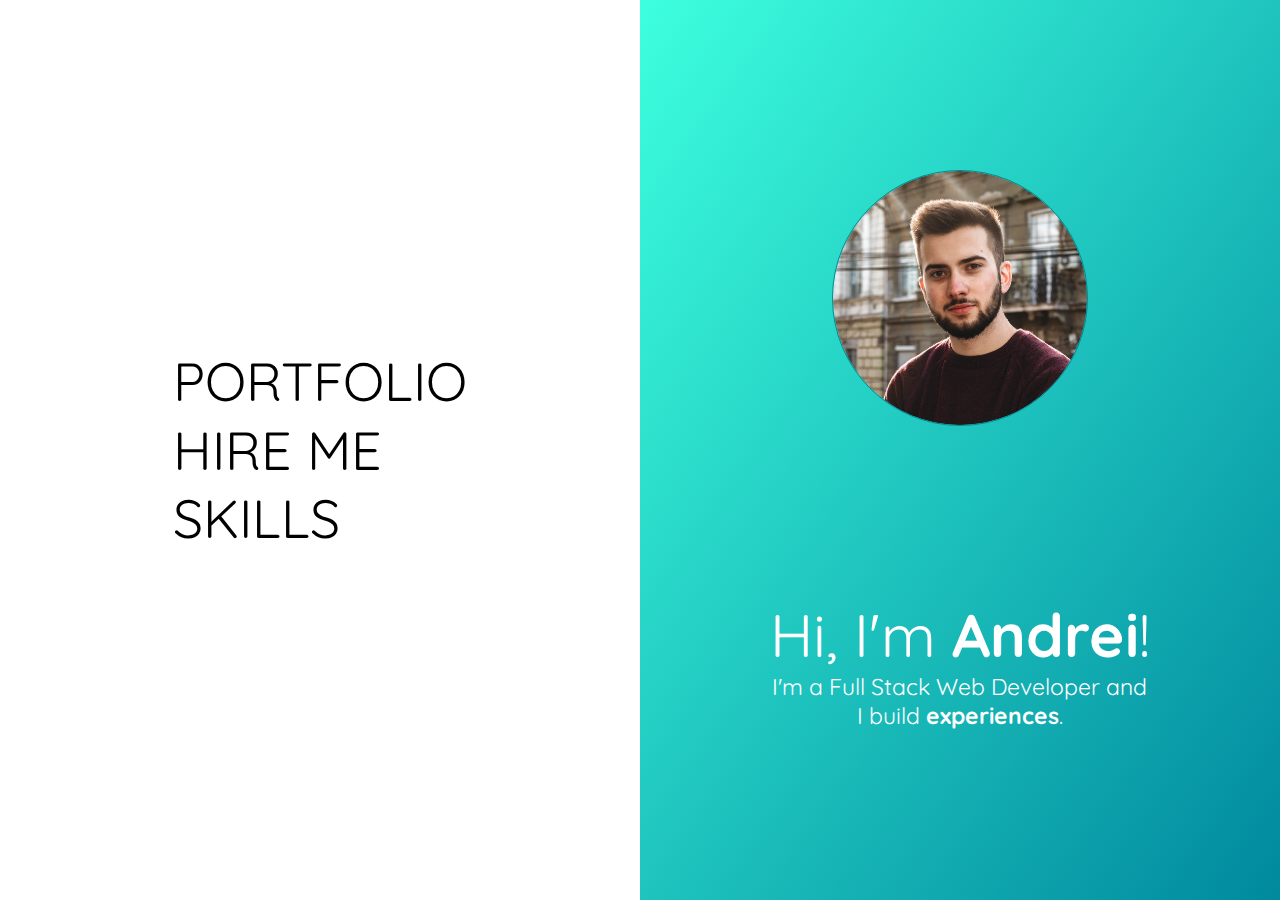
<file: index.html>
<!DOCTYPE html>
<html lang="en">
<head>
    <meta charset="UTF-8">
    <meta name="viewport" content="width=device-width, initial-scale=1.0">
    <link rel="stylesheet" href="styles.css">
    <title>Full Stack Web Developer - Andrei Zima</title>
</head>
<body>
    <main>
        <div class="nav">
            <ul class="links">
                <li><a href="portofolio.html" class="link link-animate" >PORTFOLIO</a></li>
                <li><a href="hireme.html" class="link link-animate" >HIRE ME</a></li>
                <li><a href="#" class="link link-animate" >SKILLS</a></li>
            </ul>
        </div>

        <div class="me">
            <img src="me.webp" alt="" id="profile-image">
            <div class="about">
                <h1 id="my-name">Hi, I'm <strong>Andrei</strong>!</h1>
                <h2 id="description">I'm a Full Stack Web Developer and I build <strong>experiences</strong>.</h2>
            </div>
        </div>
    </main>
</body>
</html>
</file>
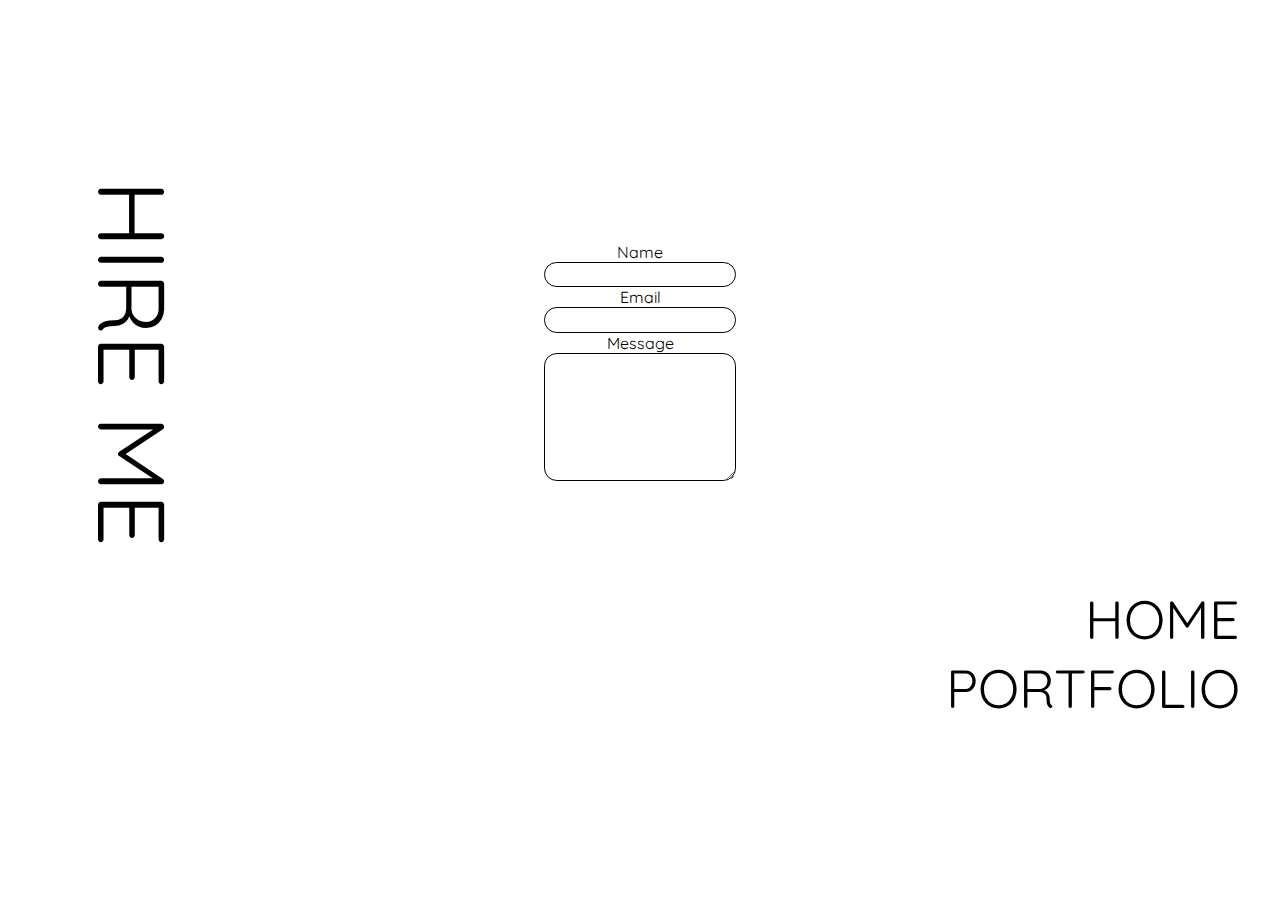
<file: hireme.html>
<!DOCTYPE html>
<html lang="en">
<head>
    <meta charset="UTF-8">
    <meta name="viewport" content="width=device-width, initial-scale=1.0">
    <link rel="stylesheet" href="styles.css">
    <title>Hire me - Andrei Zima</title>
    <script
    src="https://code.jquery.com/jquery-3.5.1.min.js"
    integrity="sha256-9/aliU8dGd2tb6OSsuzixeV4y/faTqgFtohetphbbj0="
    crossorigin="anonymous"></script>
    <script src="example.js"></script>
</head>
<body>
    <section id="main">
        <div class="portofolio">
            <h1 id="sideways">HIRE ME</h1>
        </div>

        <div class="contact">
            <form action="" id="contact-form">
                <label for="name-field">Name</label>
                <input type="text" name="name-field" class="input-field">

                <label for="email-field">Email</label>
                <input type="email" name="subject-field" class="input-field">

                <label for="message-field">Message</label>
                <!-- <input type="text" name="message-field" class="input-field"> -->
                <textarea name="" name="message-field" id="message-field"></textarea>
            </form>
        </div>

        <div class="nav-two">
            <ul class="links-two"> 
                <li><a href="index.html" class="link link-animate" >HOME</a></li>
                <li><a href="portofolio.html" class="link link-animate" >PORTFOLIO</a></li>
                
            </ul>
        </div>
    </section>

</body>
</html>
</file>
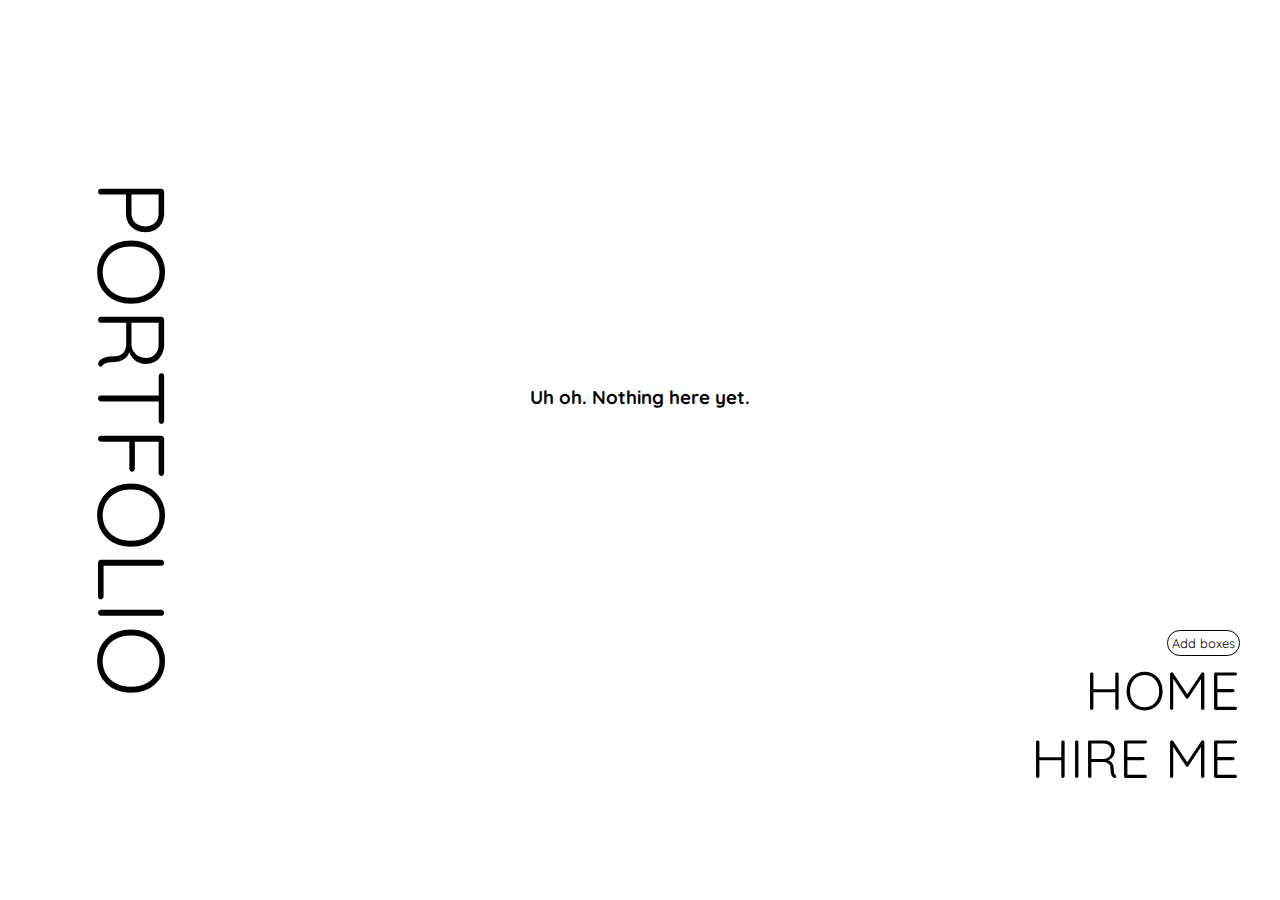
<file: portofolio.html>
<!DOCTYPE html>
<html lang="en">
<head>
    <meta charset="UTF-8">
    <meta name="viewport" content="width=device-width, initial-scale=1.0">
    <link rel="stylesheet" href="styles.css">
    <title>Portfolio - Andrei Zima</title>
    <script
    src="https://code.jquery.com/jquery-3.5.1.min.js"
    integrity="sha256-9/aliU8dGd2tb6OSsuzixeV4y/faTqgFtohetphbbj0="
    crossorigin="anonymous"></script>
    <script src="example.js"></script>
</head>
<body>
    <section id="main">
        <div class="portofolio">
            <h1 id="sideways">PORTFOLIO</h1>
        </div>

        <div class="content">
            <h3>Uh oh. Nothing here yet.</h3>
            <!-- <div class="box"></div>
            <div class="box"></div>
            <div class="box"></div>
            <div class="box"></div>
            <div class="box"></div>
            <div class="box"></div>
            <div class="box"></div>
            <div class="box"></div>
            <div class="box"></div>
            <div class="box"></div>
            <div class="box"></div>
            <div class="box"></div>
            <div class="box"></div>
            <div class="box"></div>
            <div class="box"></div>
            <div class="box"></div>
            <div class="box"></div>
            <div class="box"></div>
            <div class="box"></div> -->
            
        </div>

        <div class="nav-two">
            <ul class="links-two">
                <li><input type="button" id="addbox" value="Add boxes"/></li>
                <li><a href="index.html" class="link link-animate" >HOME</a></li>
                <li><a href="hireme.html" class="link link-animate" >HIRE ME</a></li>
                
            </ul>
        </div>
    </section>

</body>
</html>
</file>
<file: styles.css>
@import url("https://fonts.googleapis.com/css2?family=Quicksand&display=swap");
* {
  margin: 0;
  padding: 0;
  -webkit-box-sizing: border-box;
          box-sizing: border-box;
  font-family: 'Quicksand', sans-serif;
}

input:focus, textarea:focus, select:focus {
  outline: none;
}

.link-animate::after {
  content: '';
  display: block;
  width: 0;
  height: 0.2vh;
  background: black;
  -webkit-transition: width .4s;
  transition: width .4s;
}

.link-animate:hover::after {
  width: 100%;
  -webkit-transition: width .4s;
  transition: width .4s;
}

main {
  display: -ms-grid;
  display: grid;
  -ms-grid-columns: 1fr 1fr;
      grid-template-columns: 1fr 1fr;
  height: 100vh;
}

.nav {
  display: -webkit-box;
  display: -ms-flexbox;
  display: flex;
  -webkit-box-align: center;
      -ms-flex-align: center;
          align-items: center;
  -webkit-box-pack: center;
      -ms-flex-pack: center;
          justify-content: center;
}

.nav .links {
  list-style-type: none;
  display: -webkit-box;
  display: -ms-flexbox;
  display: flex;
  -webkit-box-orient: vertical;
  -webkit-box-direction: normal;
      -ms-flex-direction: column;
          flex-direction: column;
}

.nav .links .link {
  text-decoration: none;
  color: black;
  font-size: 4.2vw;
  display: inline-block;
}

.nav .links .link:nth-child(2) {
  padding-top: 15px;
  padding-bottom: 15px;
}

.me {
  background-image: -webkit-gradient(linear, right bottom, left top, from(#00899E), to(#3DFFDE));
  background-image: linear-gradient(to top left, #00899E, #3DFFDE);
  display: -webkit-box;
  display: -ms-flexbox;
  display: flex;
  -webkit-box-orient: vertical;
  -webkit-box-direction: normal;
      -ms-flex-direction: column;
          flex-direction: column;
  -webkit-box-align: center;
      -ms-flex-align: center;
          align-items: center;
  -webkit-box-pack: space-evenly;
      -ms-flex-pack: space-evenly;
          justify-content: space-evenly;
}

.me #profile-image {
  width: 40%;
  -o-object-fit: cover;
     object-fit: cover;
  border-radius: 50%;
  border: solid #008a94 0.2vh;
}

.me .about {
  display: -webkit-box;
  display: -ms-flexbox;
  display: flex;
  -webkit-box-orient: vertical;
  -webkit-box-direction: normal;
      -ms-flex-direction: column;
          flex-direction: column;
  -webkit-box-align: center;
      -ms-flex-align: center;
          align-items: center;
}

.me .about #my-name, .me .about #description {
  color: white;
  font-weight: normal;
}

.me .about #my-name {
  font-size: 4.7vw;
}

.me .about #description {
  font-size: 1.79vw;
  text-align: center;
  width: 65%;
}

section#main {
  display: -ms-grid;
  display: grid;
  -ms-grid-columns: 20.8vw 1fr 20.8vw;
      grid-template-columns: 20.8vw 1fr 20.8vw;
}

section#main .portofolio #sideways {
  position: -webkit-sticky;
  position: sticky;
  top: 20vh;
  font-size: 10.5vh;
  font-weight: normal;
  -webkit-writing-mode: vertical-rl;
      -ms-writing-mode: tb-rl;
          writing-mode: vertical-rl;
  text-orientation: mixed;
  margin-top: 20vh;
  margin-left: auto;
  margin-right: auto;
}

section#main .content {
  display: -ms-grid;
  display: grid;
  -ms-grid-columns: (1fr)[2];
      grid-template-columns: repeat(2, 1fr);
  grid-gap: 30px;
  padding-top: 12vh;
  padding-bottom: 12vh;
  margin: auto;
}

section#main .content .box {
  height: 10.5vw;
  width: 24vw;
  border-radius: 20px;
  background-color: #00000013;
}

section#main .content .box:nth-child(odd):last-child {
  -ms-grid-column: 1;
      grid-column-start: 1;
  grid-column-end: 3;
  -ms-grid-column-align: center;
      justify-self: center;
}

section#main .content h3:only-child {
  -ms-grid-column: 1;
      grid-column-start: 1;
  grid-column-end: 3;
}

section#main .nav-two {
  margin-right: 40px;
  margin-top: 65vh;
}

section#main .nav-two .links-two {
  position: -webkit-sticky;
  position: sticky;
  top: 65vh;
  display: -webkit-box;
  display: -ms-flexbox;
  display: flex;
  -webkit-box-orient: vertical;
  -webkit-box-direction: normal;
      -ms-flex-direction: column;
          flex-direction: column;
  -webkit-box-align: end;
      -ms-flex-align: end;
          align-items: flex-end;
  list-style-type: none;
}

section#main .nav-two .links-two .link {
  text-decoration: none;
  text-align: end;
  font-size: 4.2vw;
  color: black;
}

section#main .nav-two .links-two #addbox {
  display: -webkit-box;
  display: -ms-flexbox;
  display: flex;
  position: -webkit-sticky;
  position: sticky;
  top: 83vh;
  margin-top: 5vh;
  margin-left: auto;
  margin-right: auto;
  border: 1px solid black;
  border-radius: 1vw;
  padding: .3vw;
  background: none;
  font-size: 1vw;
  cursor: pointer;
  -webkit-transition: ease .3s;
  transition: ease .3s;
}

section#main .nav-two .links-two #addbox:hover {
  -webkit-transition: ease .3s;
  transition: ease .3s;
  background-color: black;
  color: white;
}

section#main .contact {
  display: -webkit-box;
  display: -ms-flexbox;
  display: flex;
  -webkit-box-pack: center;
      -ms-flex-pack: center;
          justify-content: center;
  -webkit-box-align: center;
      -ms-flex-align: center;
          align-items: center;
}

section#main .contact #contact-form {
  display: -webkit-box;
  display: -ms-flexbox;
  display: flex;
  -webkit-box-align: center;
      -ms-flex-align: center;
          align-items: center;
  -webkit-box-orient: vertical;
  -webkit-box-direction: normal;
      -ms-flex-direction: column;
          flex-direction: column;
}

section#main .contact #contact-form .input-field {
  width: 15vw;
  height: 2vw;
  border: 1px solid black;
  border-radius: 1vw;
  text-align: center;
}

section#main .contact #contact-form #message-field {
  width: 15vw;
  height: 10vw;
  border: 1px solid black;
  border-radius: 1vw;
}
/*# sourceMappingURL=styles.css.map */
</file>
